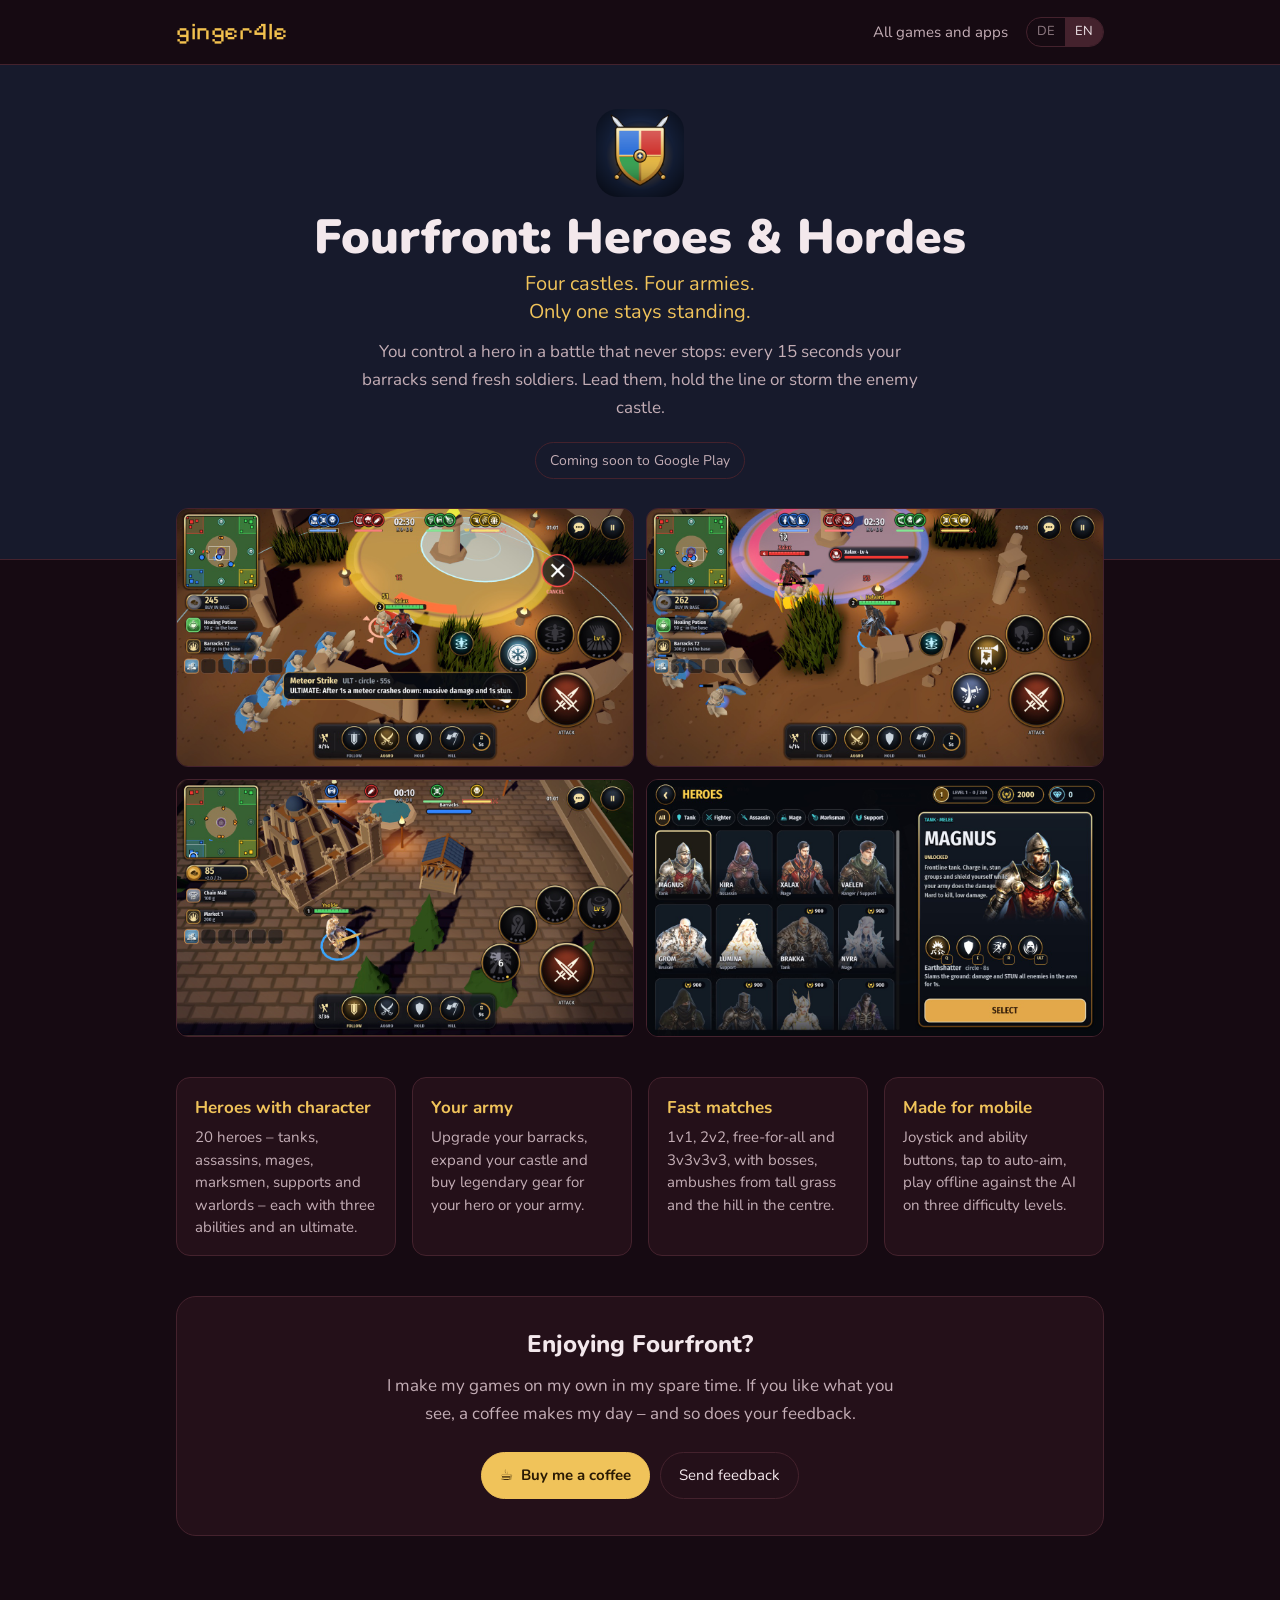
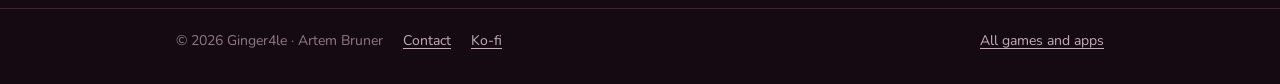
<file: fourfront/index.html>
<!doctype html>
<html lang="de">
<head>
<meta charset="utf-8">
<meta name="viewport" content="width=device-width, initial-scale=1">
<title>Fourfront: Heroes &amp; Hordes</title>
<meta name="description" content="Führe deinen Helden und deine Armee in schnelle Schlachten um vier Burgen.">
<meta name="theme-color" content="#171a2c">
<meta property="og:title" content="Fourfront: Heroes &amp; Hordes">
<meta property="og:description" content="Lead your hero and a growing army in fast battles for four castles.">
<meta property="og:image" content="https://ginger4le.github.io/fourfront/img/01_ultimate.jpg">
<link rel="icon" href="img/icon.png">
<link rel="stylesheet" href="../style.css">
<script src="../assets/lang.js"></script>
</head>
<body style="--accent:#f0c35a; --on-accent:#2a1a04; --hero:#171a2c;">
<header class="top"><div class="wrap">
  <a class="logo" href="../">ginger4le</a>
  <nav class="nav">
    <a href="../#spiele" class="hide-sm"><span class="de">Alle Spiele und Apps</span><span class="en">All games and apps</span></a>
    <span class="lang"><button data-set="de" aria-label="Deutsch">DE</button><button data-set="en" aria-label="English">EN</button></span>
  </nav>
</div></header>

<section class="phero"><div class="wrap">
  <img class="appicon" src="img/icon.png" alt="" width="88" height="88">
  <h1>Fourfront: Heroes &amp; Hordes</h1>
  <p class="tagline"><span class="de">Vier Burgen. Vier Armeen.<br>Nur eine bleibt stehen.</span><span class="en">Four castles. Four armies.<br>Only one stays standing.</span></p>
  <p class="intro"><span class="de">Du steuerst einen Helden mitten in einer Schlacht, die nie stillsteht: Alle 15 Sekunden schickt deine Kaserne neue Soldaten. Führe sie an, halte die Stellung oder stürme die gegnerische Burg.</span><span class="en">You control a hero in a battle that never stops: every 15 seconds your barracks send fresh soldiers. Lead them, hold the line or storm the enemy castle.</span></p>
  <span class="status"><span class="de">Bald bei Google Play</span><span class="en">Coming soon to Google Play</span></span>
</div></section>

<main class="wrap">
  <div class="wshots">
    <img src="img/01_ultimate.jpg" alt="Ein Held setzt seine Ultimate ein" width="1280" height="720" loading="lazy">
    <img src="img/02_battle.jpg" alt="Schlacht um die Burgen" width="1280" height="720" loading="lazy">
    <img src="img/04_base.jpg" alt="Burg ausbauen" width="1280" height="720" loading="lazy">
    <img src="img/05_heroes.jpg" alt="Heldenauswahl" width="1280" height="720" loading="lazy">
  </div>

  <div class="features">
    <div><h3><span class="de">Helden mit Charakter</span><span class="en">Heroes with character</span></h3><p><span class="de">20 Helden – Tanks, Assassinen, Magier, Schützen, Supports und Feldherren – mit je drei Fähigkeiten und einer Ultimate.</span><span class="en">20 heroes – tanks, assassins, mages, marksmen, supports and warlords – each with three abilities and an ultimate.</span></p></div>
    <div><h3><span class="de">Deine Armee</span><span class="en">Your army</span></h3><p><span class="de">Rüste die Kaserne auf, bau deine Burg aus und kaufe legendäre Ausrüstung für Held oder Armee.</span><span class="en">Upgrade your barracks, expand your castle and buy legendary gear for your hero or your army.</span></p></div>
    <div><h3><span class="de">Schnelle Matches</span><span class="en">Fast matches</span></h3><p><span class="de">1v1, 2v2, jeder gegen jeden und 3v3v3v3, mit Bossen, Hinterhalten im hohen Gras und dem Hügel in der Mitte.</span><span class="en">1v1, 2v2, free-for-all and 3v3v3v3, with bosses, ambushes from tall grass and the hill in the centre.</span></p></div>
    <div><h3><span class="de">Gemacht fürs Handy</span><span class="en">Made for mobile</span></h3><p><span class="de">Joystick und Fähigkeiten-Knöpfe, Auto-Zielen per Antippen, offline spielbar gegen KI in drei Stärken.</span><span class="en">Joystick and ability buttons, tap to auto-aim, play offline against the AI on three difficulty levels.</span></p></div>
  </div>

  <section class="support">
    <h2><span class="de">Gefällt dir Fourfront?</span><span class="en">Enjoying Fourfront?</span></h2>
    <p><span class="de">Ich entwickle meine Spiele allein in meiner Freizeit. Wenn du magst, was du siehst, freue ich mich über einen Kaffee – oder über dein Feedback.</span><span class="en">I make my games on my own in my spare time. If you like what you see, a coffee makes my day – and so does your feedback.</span></p>
    <div class="actions" style="justify-content:center">
      <a class="btn accent" href="https://ko-fi.com/artembruner" rel="noopener">☕ <span class="de">Spendier mir einen Kaffee</span><span class="en">Buy me a coffee</span></a>
      <a class="btn" href="mailto:ginger4le.dev+fourfront@gmail.com?subject=Fourfront"><span class="de">Feedback schreiben</span><span class="en">Send feedback</span></a>
    </div>
  </section>
</main>

<footer class="foot"><div class="wrap">
  <span>© 2026 Ginger4le · Artem Bruner</span>
  <a href="mailto:ginger4le.dev+fourfront@gmail.com"><span class="de">Kontakt</span><span class="en">Contact</span></a>
  <a href="https://ko-fi.com/artembruner" rel="noopener">Ko-fi</a>
  <a class="sp" href="../"><span class="de">Alle Spiele und Apps</span><span class="en">All games and apps</span></a>
</div></footer>
</body>
</html>
</file>
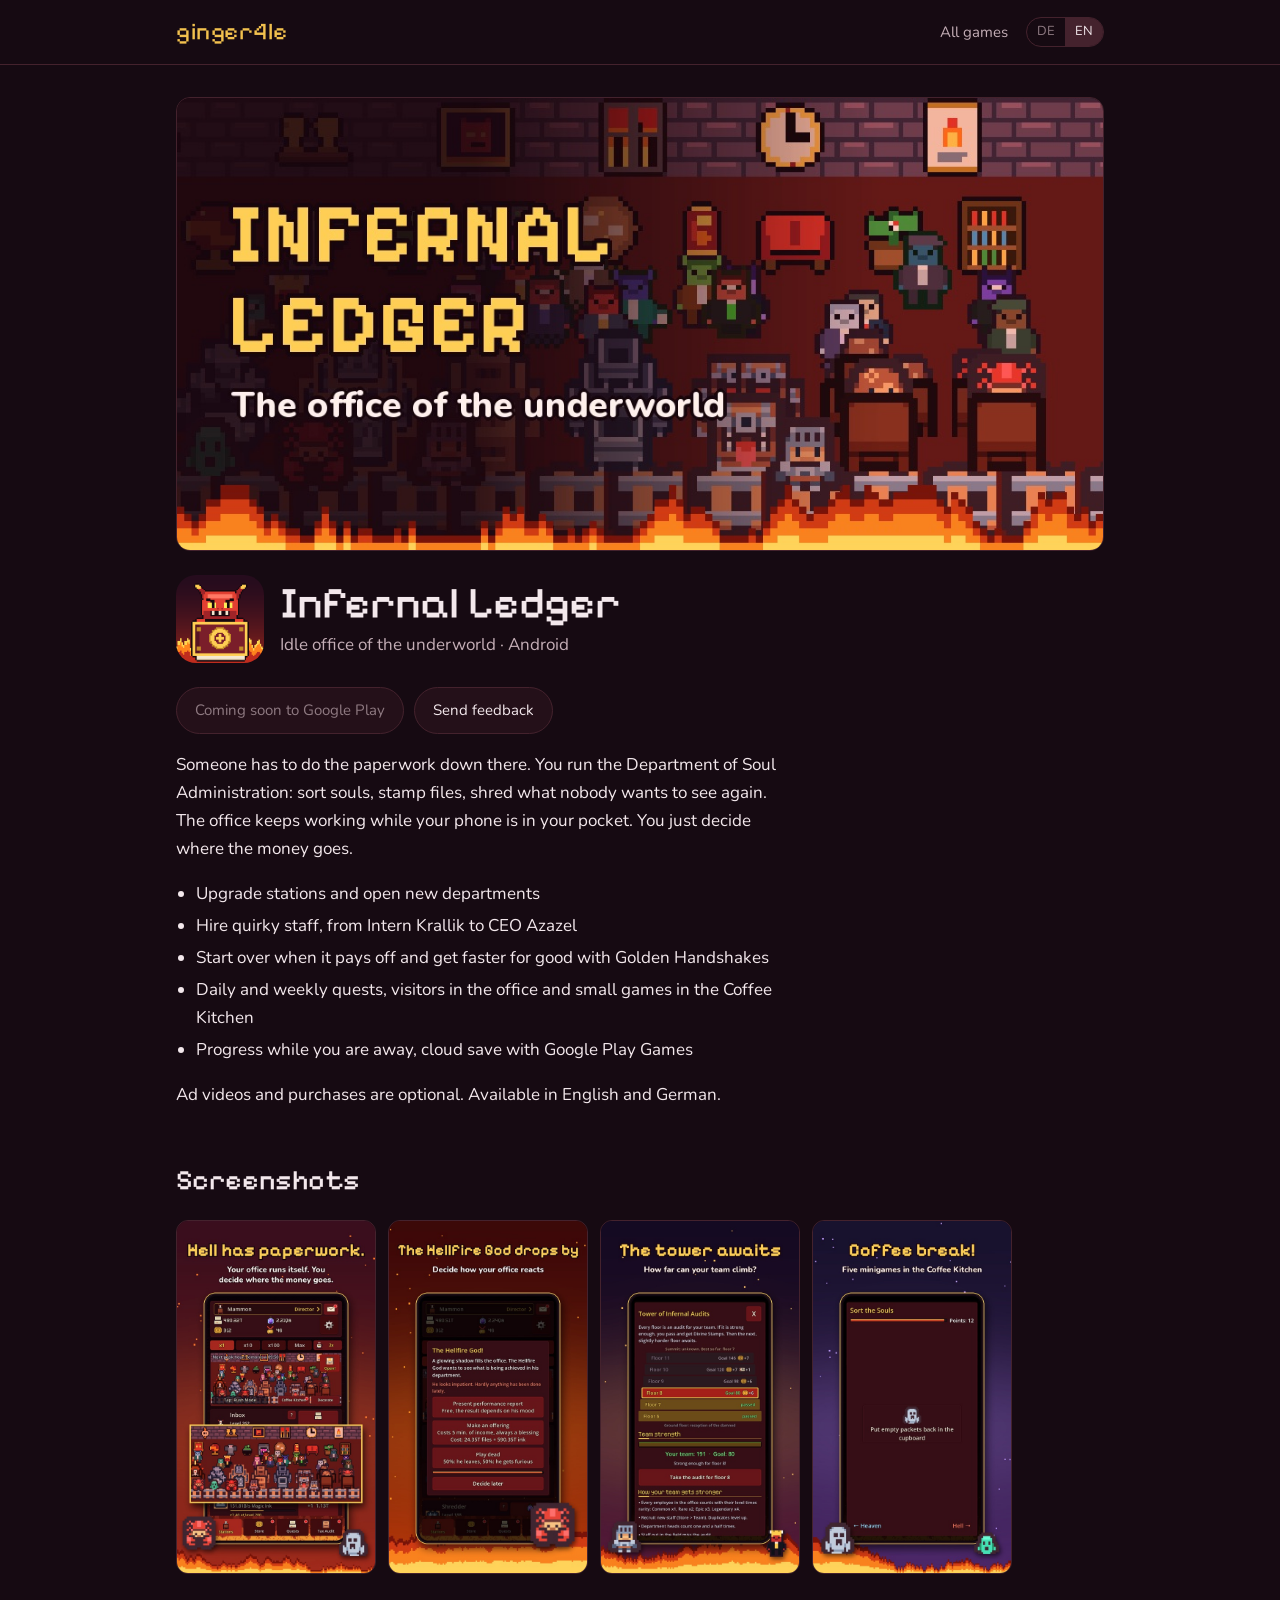
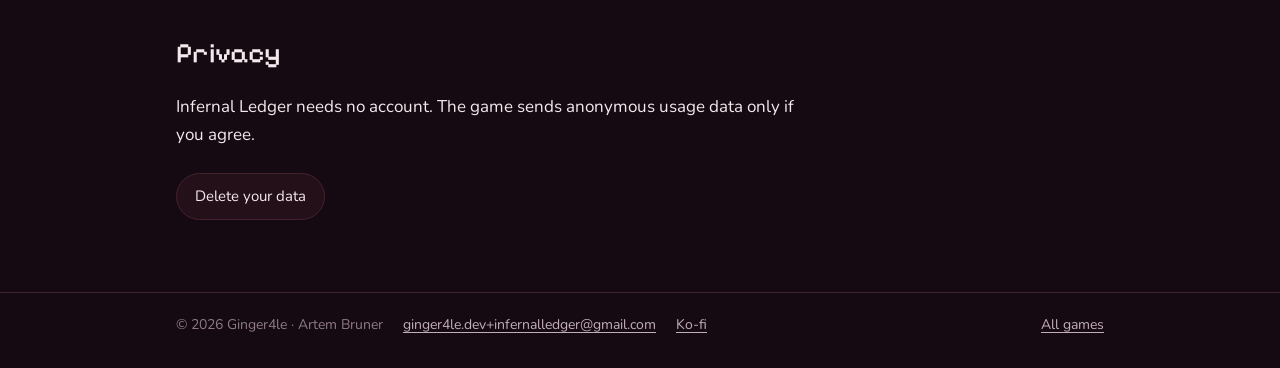
<file: infernal-ledger/index.html>
<!doctype html>
<html lang="de">
<head>
<meta charset="utf-8">
<meta name="viewport" content="width=device-width, initial-scale=1">
<title>Infernal Ledger: Idle Office</title>
<meta name="description" content="Idle-Spiel im Höllenbüro: Akten stempeln, Seelen sortieren, Dämonen einstellen.">
<meta name="theme-color" content="#160a12">
<meta property="og:title" content="Infernal Ledger: Idle Office">
<meta property="og:description" content="An idle game about Hell's paperwork: stamp files, sort souls, hire demons.">
<meta property="og:image" content="https://ginger4le.github.io/infernal-ledger/img/feature_en.jpg">
<link rel="icon" href="img/icon.png" type="image/png">
<link rel="stylesheet" href="../style.css">
<script src="../assets/lang.js"></script>
</head>
<body>
<header class="top"><div class="wrap">
  <a class="logo" href="../">ginger4le</a>
  <nav class="nav">
    <a href="../#spiele" class="hide-sm"><span class="de">Alle Spiele</span><span class="en">All games</span></a>
    <span class="lang"><button data-set="de" aria-label="Deutsch">DE</button><button data-set="en" aria-label="English">EN</button></span>
  </nav>
</div></header>

<main class="wrap">
  <div class="feature">
    <img class="de" src="img/feature_de.jpg" alt="Infernal Ledger: Idle Office" width="1024" height="500">
    <img class="en" src="img/feature_en.jpg" alt="Infernal Ledger: Idle Office" width="1024" height="500">
  </div>

  <div class="title-row">
    <img src="img/icon.png" alt="" width="88" height="88">
    <div>
      <h1>Infernal Ledger</h1>
      <p><span class="de">Idle-Büro der Unterwelt · Android</span><span class="en">Idle office of the underworld · Android</span></p>
    </div>
  </div>

  <div class="actions">
    <span class="btn off"><span class="de">Bald bei Google Play</span><span class="en">Coming soon to Google Play</span></span>
    <a class="btn" href="mailto:ginger4le.dev+infernalledger@gmail.com?subject=Infernal%20Ledger"><span class="de">Feedback schreiben</span><span class="en">Send feedback</span></a>
  </div>

  <div class="prose">
    <div class="de">
      <p>Irgendwer muss in der Hölle ja den Papierkram machen. Du leitest die Abteilung für Seelenverwaltung: Seelen sortieren, Akten stempeln, Altlasten schreddern. Das Büro arbeitet von allein weiter, auch wenn das Handy in der Tasche steckt. Du entscheidest nur, wo das Geld hingeht.</p>
      <ul>
        <li>Stationen aufwerten und neue Abteilungen eröffnen</li>
        <li>Skurrile Mitarbeiter anwerben, vom Praktikanten Krallik bis zu Geschäftsführer Azazel</li>
        <li>Neu anfangen, wenn es sich lohnt, und mit Goldenen Handshakes dauerhaft schneller werden</li>
        <li>Tägliche und wöchentliche Aufträge, Besucher im Büro und kleine Spiele in der Kaffeeküche</li>
        <li>Fortschritt auch offline, Spielstand in der Cloud über Google Play Spiele</li>
      </ul>
      <p>Werbevideos und Käufe sind freiwillig. Auf Deutsch und Englisch.</p>
    </div>
    <div class="en">
      <p>Someone has to do the paperwork down there. You run the Department of Soul Administration: sort souls, stamp files, shred what nobody wants to see again. The office keeps working while your phone is in your pocket. You just decide where the money goes.</p>
      <ul>
        <li>Upgrade stations and open new departments</li>
        <li>Hire quirky staff, from Intern Krallik to CEO Azazel</li>
        <li>Start over when it pays off and get faster for good with Golden Handshakes</li>
        <li>Daily and weekly quests, visitors in the office and small games in the Coffee Kitchen</li>
        <li>Progress while you are away, cloud save with Google Play Games</li>
      </ul>
      <p>Ad videos and purchases are optional. Available in English and German.</p>
    </div>
  </div>

  <h2><span class="de">Bilder</span><span class="en">Screenshots</span></h2>
  <div class="shots de">
    <img src="img/01_stations_de.jpg" alt="Das Büro mit seinen Stationen" width="540" height="960" loading="lazy">
    <img src="img/03_event_de.jpg" alt="Ein Ereignis im Büro" width="540" height="960" loading="lazy">
    <img src="img/04_tower_de.jpg" alt="Der Höllenturm" width="540" height="960" loading="lazy">
    <img src="img/06_minigame_de.jpg" alt="Ein Minispiel in der Kaffeeküche" width="540" height="960" loading="lazy">
  </div>
  <div class="shots en">
    <img src="img/01_stations_en.jpg" alt="The office and its stations" width="540" height="960" loading="lazy">
    <img src="img/03_event_en.jpg" alt="An event in the office" width="540" height="960" loading="lazy">
    <img src="img/04_tower_en.jpg" alt="The Hell Tower" width="540" height="960" loading="lazy">
    <img src="img/06_minigame_en.jpg" alt="A minigame in the Coffee Kitchen" width="540" height="960" loading="lazy">
  </div>

  <h2><span class="de">Datenschutz</span><span class="en">Privacy</span></h2>
  <p class="prose"><span class="de">Infernal Ledger braucht kein Konto. Anonyme Nutzungsdaten sendet das Spiel nur mit deiner Zustimmung.</span><span class="en">Infernal Ledger needs no account. The game sends anonymous usage data only if you agree.</span></p>
  <div class="actions">
    <a class="btn" href="delete-data.html"><span class="de">Daten löschen</span><span class="en">Delete your data</span></a>
  </div>
</main>

<footer class="foot"><div class="wrap">
  <span>© 2026 Ginger4le · Artem Bruner</span>
  <a href="mailto:ginger4le.dev+infernalledger@gmail.com">ginger4le.dev+infernalledger@gmail.com</a>
  <a href="https://ko-fi.com/artembruner" rel="noopener">Ko-fi</a>
  <a class="sp" href="../"><span class="de">Alle Spiele</span><span class="en">All games</span></a>
</div></footer>
</body>
</html>
</file>
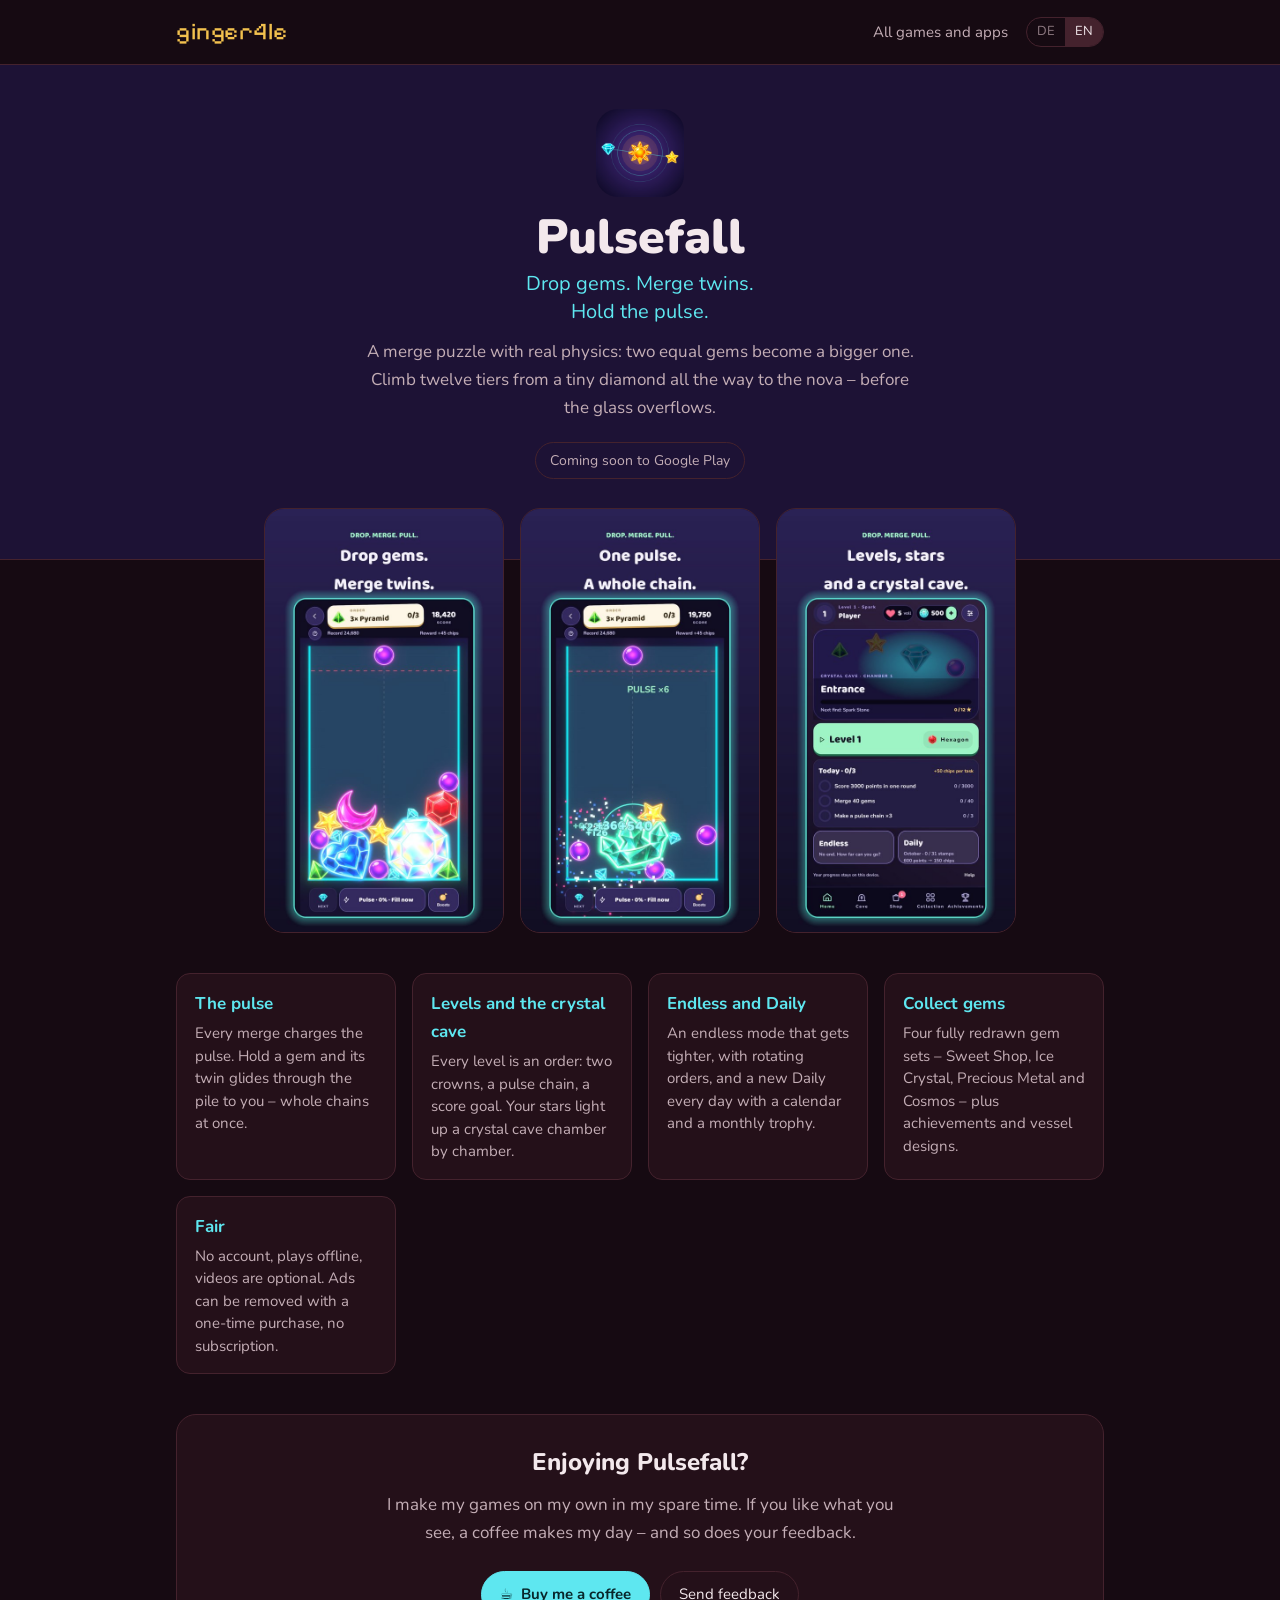
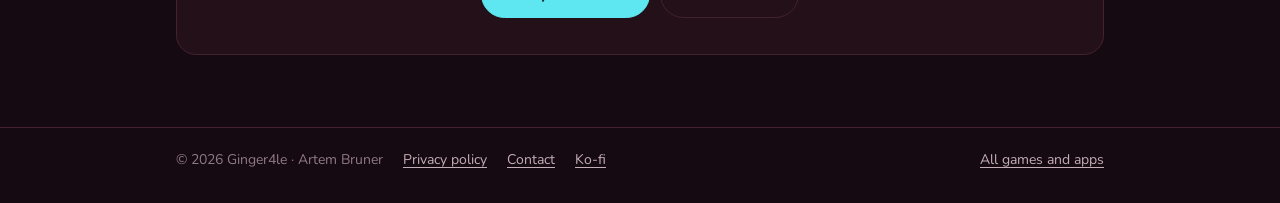
<file: pulsefall/index.html>
<!doctype html>
<html lang="de">
<head>
<meta charset="utf-8">
<meta name="viewport" content="width=device-width, initial-scale=1">
<title>Pulsefall: Gem Merge</title>
<meta name="description" content="Lass Gems fallen, verschmelze Zwillinge und zieh mit dem Puls ganze Ketten.">
<meta name="theme-color" content="#1d1235">
<meta property="og:title" content="Pulsefall: Gem Merge">
<meta property="og:description" content="Drop gems, merge twins and pull whole chains together with the pulse.">
<meta property="og:image" content="https://ginger4le.github.io/pulsefall/img/shot_1_en.jpg">
<link rel="icon" href="img/icon.png">
<link rel="stylesheet" href="../style.css">
<script src="../assets/lang.js"></script>
</head>
<body style="--accent:#5ee7f0; --on-accent:#08262a; --hero:#1d1235;">
<header class="top"><div class="wrap">
  <a class="logo" href="../">ginger4le</a>
  <nav class="nav">
    <a href="../#spiele" class="hide-sm"><span class="de">Alle Spiele und Apps</span><span class="en">All games and apps</span></a>
    <span class="lang"><button data-set="de" aria-label="Deutsch">DE</button><button data-set="en" aria-label="English">EN</button></span>
  </nav>
</div></header>

<section class="phero"><div class="wrap">
  <img class="appicon" src="img/icon.png" alt="" width="88" height="88">
  <h1>Pulsefall</h1>
  <p class="tagline"><span class="de">Lass Gems fallen. Verschmelze Zwillinge.<br>Halte den Puls.</span><span class="en">Drop gems. Merge twins.<br>Hold the pulse.</span></p>
  <p class="intro"><span class="de">Ein Merge-Puzzle mit echter Physik: Zwei gleiche Gems werden zu einem größeren. Klettere über zwölf Stufen vom kleinen Diamanten bis zur Nova – bevor das Glas überläuft.</span><span class="en">A merge puzzle with real physics: two equal gems become a bigger one. Climb twelve tiers from a tiny diamond all the way to the nova – before the glass overflows.</span></p>
  <span class="status"><span class="de">Bald bei Google Play</span><span class="en">Coming soon to Google Play</span></span>
</div></section>

<main class="wrap">
  <div class="pshots de">
    <img src="img/shot_1_de.jpg" alt="Pulsefall Spielszene 1" width="540" height="960">
    <img src="img/shot_2_de.jpg" alt="Pulsefall Spielszene 2" width="540" height="960">
    <img src="img/shot_3_de.jpg" alt="Pulsefall Spielszene 3" width="540" height="960">
  </div>
  <div class="pshots en">
    <img src="img/shot_1_en.jpg" alt="Pulsefall gameplay 1" width="540" height="960">
    <img src="img/shot_2_en.jpg" alt="Pulsefall gameplay 2" width="540" height="960">
    <img src="img/shot_3_en.jpg" alt="Pulsefall gameplay 3" width="540" height="960">
  </div>

  <div class="features">
    <div><h3><span class="de">Der Puls</span><span class="en">The pulse</span></h3><p><span class="de">Jede Fusion lädt den Puls. Halte einen Gem fest, und sein Zwilling gleitet quer durch den Stapel zu dir – ganze Ketten auf einmal.</span><span class="en">Every merge charges the pulse. Hold a gem and its twin glides through the pile to you – whole chains at once.</span></p></div>
    <div><h3><span class="de">Level und Kristallhöhle</span><span class="en">Levels and the crystal cave</span></h3><p><span class="de">Jedes Level ist eine Bestellung: zwei Kronen, eine Puls-Kette, ein Punkteziel. Deine Sterne erleuchten Kammer für Kammer eine Kristallhöhle.</span><span class="en">Every level is an order: two crowns, a pulse chain, a score goal. Your stars light up a crystal cave chamber by chamber.</span></p></div>
    <div><h3><span class="de">Endlos und Daily</span><span class="en">Endless and Daily</span></h3><p><span class="de">Ein Endlos-Modus, der enger wird, mit wechselnden Bestellungen, und jeden Tag eine neue Daily mit Kalender und Monatstrophäe.</span><span class="en">An endless mode that gets tighter, with rotating orders, and a new Daily every day with a calendar and a monthly trophy.</span></p></div>
    <div><h3><span class="de">Gems sammeln</span><span class="en">Collect gems</span></h3><p><span class="de">Vier komplett neu gezeichnete Gem-Sets – Zuckerwerk, Eiskristall, Edelmetall und Kosmos – dazu Erfolge und Gefäß-Designs.</span><span class="en">Four fully redrawn gem sets – Sweet Shop, Ice Crystal, Precious Metal and Cosmos – plus achievements and vessel designs.</span></p></div>
    <div><h3><span class="de">Fair</span><span class="en">Fair</span></h3><p><span class="de">Kein Konto, spielbar offline, Videos freiwillig. Werbung lässt sich mit einem Einmalkauf entfernen, kein Abo.</span><span class="en">No account, plays offline, videos are optional. Ads can be removed with a one-time purchase, no subscription.</span></p></div>
  </div>

  <section class="support">
    <h2><span class="de">Gefällt dir Pulsefall?</span><span class="en">Enjoying Pulsefall?</span></h2>
    <p><span class="de">Ich entwickle meine Spiele allein in meiner Freizeit. Wenn du magst, was du siehst, freue ich mich über einen Kaffee – oder über dein Feedback.</span><span class="en">I make my games on my own in my spare time. If you like what you see, a coffee makes my day – and so does your feedback.</span></p>
    <div class="actions" style="justify-content:center">
      <a class="btn accent" href="https://ko-fi.com/artembruner" rel="noopener">☕ <span class="de">Spendier mir einen Kaffee</span><span class="en">Buy me a coffee</span></a>
      <a class="btn" href="mailto:ginger4le.dev+pulsefall@gmail.com?subject=Pulsefall"><span class="de">Feedback schreiben</span><span class="en">Send feedback</span></a>
    </div>
  </section>
</main>

<footer class="foot"><div class="wrap">
  <span>© 2026 Ginger4le · Artem Bruner</span>
  <a href="privacy.html"><span class="de">Datenschutz</span><span class="en">Privacy policy</span></a>
  <a href="mailto:ginger4le.dev+pulsefall@gmail.com"><span class="de">Kontakt</span><span class="en">Contact</span></a>
  <a href="https://ko-fi.com/artembruner" rel="noopener">Ko-fi</a>
  <a class="sp" href="../"><span class="de">Alle Spiele und Apps</span><span class="en">All games and apps</span></a>
</div></footer>
</body>
</html>
</file>
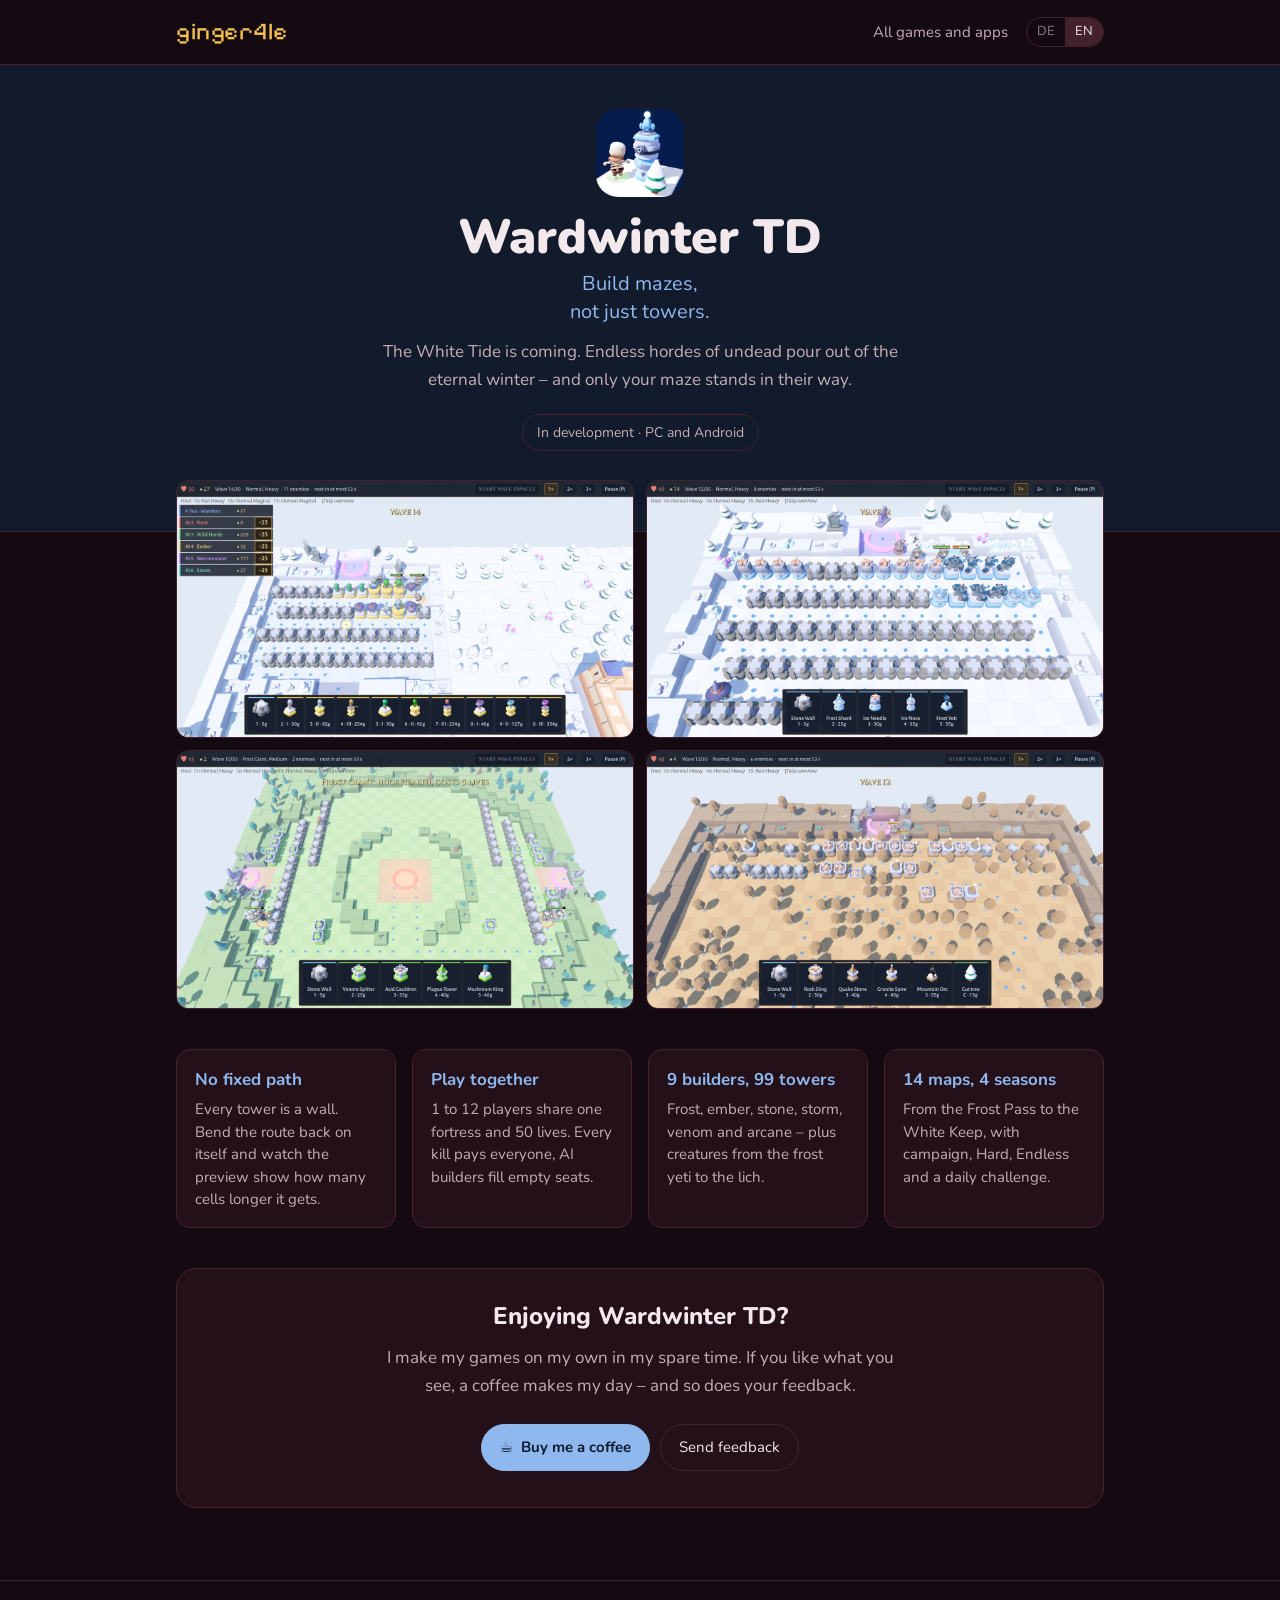
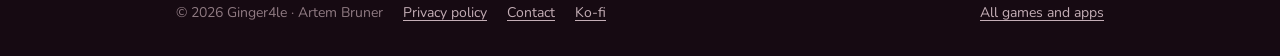
<file: wardwinter/index.html>
<!doctype html>
<html lang="de">
<head>
<meta charset="utf-8">
<meta name="viewport" content="width=device-width, initial-scale=1">
<title>Wardwinter TD – Baut Labyrinthe, nicht nur Türme</title>
<meta name="description" content="Kooperative Maze-Tower-Defense für 1 bis 12 Spieler: Baut Labyrinthe gegen die Weiße Flut.">
<meta name="theme-color" content="#121b2c">
<meta property="og:title" content="Wardwinter TD">
<meta property="og:description" content="Build mazes, not just towers. Co-op maze tower defense for 1 to 12 players.">
<meta property="og:image" content="https://ginger4le.github.io/wardwinter/img/01_white_keep_coop.jpg">
<link rel="icon" href="img/icon.png">
<link rel="stylesheet" href="../style.css">
<script src="../assets/lang.js"></script>
</head>
<body style="--accent:#8fb8ef; --on-accent:#0d1a30; --hero:#121b2c;">
<header class="top"><div class="wrap">
  <a class="logo" href="../">ginger4le</a>
  <nav class="nav">
    <a href="../#spiele" class="hide-sm"><span class="de">Alle Spiele und Apps</span><span class="en">All games and apps</span></a>
    <span class="lang"><button data-set="de" aria-label="Deutsch">DE</button><button data-set="en" aria-label="English">EN</button></span>
  </nav>
</div></header>

<section class="phero"><div class="wrap">
  <img class="appicon" src="img/icon.png" alt="" width="88" height="88">
  <h1>Wardwinter TD</h1>
  <p class="tagline"><span class="de">Baut Labyrinthe,<br>nicht nur Türme.</span><span class="en">Build mazes,<br>not just towers.</span></p>
  <p class="intro"><span class="de">Die Weiße Flut kommt. Endlose Horden von Untoten strömen aus dem ewigen Winter – und nur euer Labyrinth hält sie auf.</span><span class="en">The White Tide is coming. Endless hordes of undead pour out of the eternal winter – and only your maze stands in their way.</span></p>
  <span class="status"><span class="de">In Entwicklung · PC und Android</span><span class="en">In development · PC and Android</span></span>
</div></section>

<main class="wrap">
  <div class="wshots">
    <img src="img/01_white_keep_coop.jpg" alt="Sechs Baumeister verteidigen die Weiße Feste" width="1280" height="720" loading="lazy">
    <img src="img/02_frost_creatures.jpg" alt="Frost-Baumeister mit Yeti gegen eine Welle" width="1280" height="720" loading="lazy">
    <img src="img/04_spring_bowl.jpg" alt="Frühlingskarte Blütenkessel" width="1280" height="720" loading="lazy">
    <img src="img/05_autumn_forest.jpg" alt="Herbstkarte Nebelwald" width="1280" height="720" loading="lazy">
  </div>

  <div class="features">
    <div><h3><span class="de">Kein fester Weg</span><span class="en">No fixed path</span></h3><p><span class="de">Jeder Turm ist eine Mauer. Lenke den Weg in Serpentinen und sieh in der Vorschau, um wie viele Felder er länger wird.</span><span class="en">Every tower is a wall. Bend the route back on itself and watch the preview show how many cells longer it gets.</span></p></div>
    <div><h3><span class="de">Gemeinsam spielen</span><span class="en">Play together</span></h3><p><span class="de">1 bis 12 Spieler teilen sich eine Feste und 50 Leben. Jeder Kill bringt allen Gold, KI-Baumeister füllen freie Plätze.</span><span class="en">1 to 12 players share one fortress and 50 lives. Every kill pays everyone, AI builders fill empty seats.</span></p></div>
    <div><h3><span class="de">9 Baumeister, 99 Türme</span><span class="en">9 builders, 99 towers</span></h3><p><span class="de">Frost, Glut, Stein, Sturm, Gift und Arkan – dazu Kreaturen vom Frostyeti bis zum Lich.</span><span class="en">Frost, ember, stone, storm, venom and arcane – plus creatures from the frost yeti to the lich.</span></p></div>
    <div><h3><span class="de">14 Karten, 4 Jahreszeiten</span><span class="en">14 maps, 4 seasons</span></h3><p><span class="de">Vom Frostpass bis zur Weißen Feste, mit Kampagne, Hart, Endlos und täglicher Herausforderung.</span><span class="en">From the Frost Pass to the White Keep, with campaign, Hard, Endless and a daily challenge.</span></p></div>
  </div>

  <section class="support">
    <h2><span class="de">Gefällt dir Wardwinter TD?</span><span class="en">Enjoying Wardwinter TD?</span></h2>
    <p><span class="de">Ich entwickle meine Spiele allein in meiner Freizeit. Wenn du magst, was du siehst, freue ich mich über einen Kaffee – oder über dein Feedback.</span><span class="en">I make my games on my own in my spare time. If you like what you see, a coffee makes my day – and so does your feedback.</span></p>
    <div class="actions" style="justify-content:center">
      <a class="btn accent" href="https://ko-fi.com/artembruner" rel="noopener">☕ <span class="de">Spendier mir einen Kaffee</span><span class="en">Buy me a coffee</span></a>
      <a class="btn" href="mailto:ginger4le.dev+wardwinter@gmail.com?subject=Wardwinter%20TD"><span class="de">Feedback schreiben</span><span class="en">Send feedback</span></a>
    </div>
  </section>
</main>

<footer class="foot"><div class="wrap">
  <span>© 2026 Ginger4le · Artem Bruner</span>
  <a href="privacy.html"><span class="de">Datenschutz</span><span class="en">Privacy policy</span></a>
  <a href="mailto:ginger4le.dev+wardwinter@gmail.com"><span class="de">Kontakt</span><span class="en">Contact</span></a>
  <a href="https://ko-fi.com/artembruner" rel="noopener">Ko-fi</a>
  <a class="sp" href="../"><span class="de">Alle Spiele und Apps</span><span class="en">All games and apps</span></a>
</div></footer>
</body>
</html>
</file>
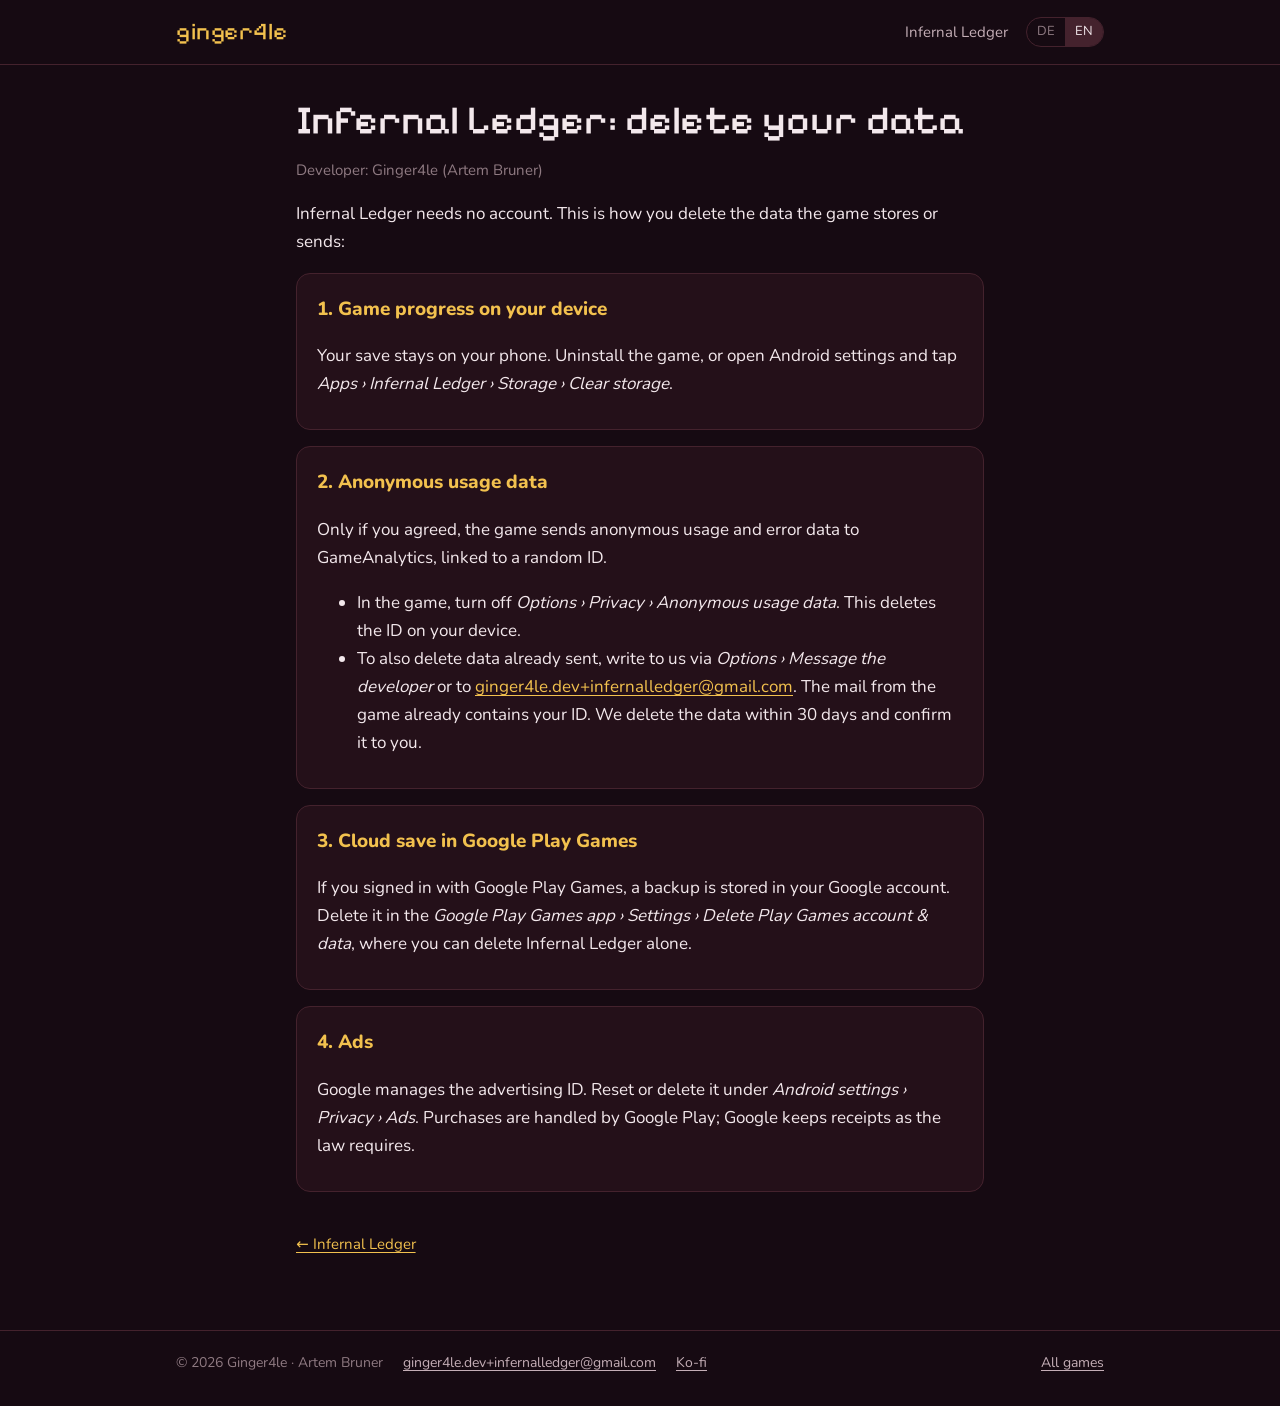
<file: infernal-ledger/delete-data.html>
<!doctype html>
<html lang="de">
<head>
<meta charset="utf-8">
<meta name="viewport" content="width=device-width, initial-scale=1">
<title>Infernal Ledger – Daten löschen</title>
<meta name="theme-color" content="#160a12">
<link rel="icon" href="img/icon.png" type="image/png">
<link rel="stylesheet" href="../style.css">
<script src="../assets/lang.js"></script>
</head>
<body>
<header class="top"><div class="wrap">
  <a class="logo" href="../">ginger4le</a>
  <nav class="nav">
    <a href="./" class="hide-sm">Infernal Ledger</a>
    <span class="lang"><button data-set="de" aria-label="Deutsch">DE</button><button data-set="en" aria-label="English">EN</button></span>
  </nav>
</div></header>

<main class="wrap doc">
<div class="de">
<h1>Infernal Ledger: Daten löschen</h1>
<p class="muted">Entwickler: Ginger4le (Artem Bruner)</p>
<p>Infernal Ledger braucht kein Konto. So löschst du die Daten, die das Spiel speichert oder sendet:</p>

<div class="card">
<h2>1. Spielstand auf dem Gerät</h2>
<p>Der Spielstand liegt nur auf deinem Handy. Deinstalliere das Spiel oder tippe in den Android-Einstellungen auf
<em>Apps › Infernal Ledger › Speicher › Speicherinhalt löschen</em>.</p>
</div>

<div class="card">
<h2>2. Anonyme Nutzungsdaten</h2>
<p>Nur wenn du zugestimmt hast, sendet das Spiel anonyme Nutzungs- und Fehlerdaten an GameAnalytics, verknüpft mit einer zufälligen ID.</p>
<ul>
  <li>Schalte im Spiel unter <em>Optionen › Datenschutz › Anonyme Nutzungsdaten</em> die Übertragung aus. Die ID auf deinem Gerät wird dabei gelöscht.</li>
  <li>Um auch die bereits gesendeten Daten zu löschen, schreib uns über <em>Optionen › Nachricht an den Entwickler</em>
  oder an <a href="mailto:ginger4le.dev+infernalledger@gmail.com?subject=Infernal%20Ledger%20-%20Daten%20l%C3%B6schen">ginger4le.dev+infernalledger@gmail.com</a>.
  Die Mail aus dem Spiel enthält deine ID schon. Wir löschen die Daten innerhalb von 30 Tagen und bestätigen es dir.</li>
</ul>
</div>

<div class="card">
<h2>3. Cloud-Spielstand bei Google Play Spiele</h2>
<p>Wenn du dich mit Google Play Spiele angemeldet hast, liegt eine Sicherung in deinem Google-Konto. Löschen kannst du sie in der
App <em>Google Play Spiele › Einstellungen › Play Spiele-Konto und Daten löschen</em>, dort einzeln für Infernal Ledger.</p>
</div>

<div class="card">
<h2>4. Werbung</h2>
<p>Die Werbe-ID verwaltet Google. Du kannst sie unter <em>Android-Einstellungen › Datenschutz › Werbung</em> zurücksetzen oder löschen.
Käufe werden von Google Play abgewickelt; Belege bewahrt Google nach den gesetzlichen Fristen auf.</p>
</div>
</div>

<div class="en">
<h1>Infernal Ledger: delete your data</h1>
<p class="muted">Developer: Ginger4le (Artem Bruner)</p>
<p>Infernal Ledger needs no account. This is how you delete the data the game stores or sends:</p>

<div class="card">
<h2>1. Game progress on your device</h2>
<p>Your save stays on your phone. Uninstall the game, or open Android settings and tap
<em>Apps › Infernal Ledger › Storage › Clear storage</em>.</p>
</div>

<div class="card">
<h2>2. Anonymous usage data</h2>
<p>Only if you agreed, the game sends anonymous usage and error data to GameAnalytics, linked to a random ID.</p>
<ul>
  <li>In the game, turn off <em>Options › Privacy › Anonymous usage data</em>. This deletes the ID on your device.</li>
  <li>To also delete data already sent, write to us via <em>Options › Message the developer</em>
  or to <a href="mailto:ginger4le.dev+infernalledger@gmail.com?subject=Infernal%20Ledger%20-%20Delete%20my%20data">ginger4le.dev+infernalledger@gmail.com</a>.
  The mail from the game already contains your ID. We delete the data within 30 days and confirm it to you.</li>
</ul>
</div>

<div class="card">
<h2>3. Cloud save in Google Play Games</h2>
<p>If you signed in with Google Play Games, a backup is stored in your Google account. Delete it in the
<em>Google Play Games app › Settings › Delete Play Games account &amp; data</em>, where you can delete Infernal Ledger alone.</p>
</div>

<div class="card">
<h2>4. Ads</h2>
<p>Google manages the advertising ID. Reset or delete it under <em>Android settings › Privacy › Ads</em>.
Purchases are handled by Google Play; Google keeps receipts as the law requires.</p>
</div>
</div>

<a class="back" href="./">← Infernal Ledger</a>
</main>

<footer class="foot"><div class="wrap">
  <span>© 2026 Ginger4le · Artem Bruner</span>
  <a href="mailto:ginger4le.dev+infernalledger@gmail.com">ginger4le.dev+infernalledger@gmail.com</a>
  <a href="https://ko-fi.com/artembruner" rel="noopener">Ko-fi</a>
  <a class="sp" href="../"><span class="de">Alle Spiele</span><span class="en">All games</span></a>
</div></footer>
</body>
</html>
</file>
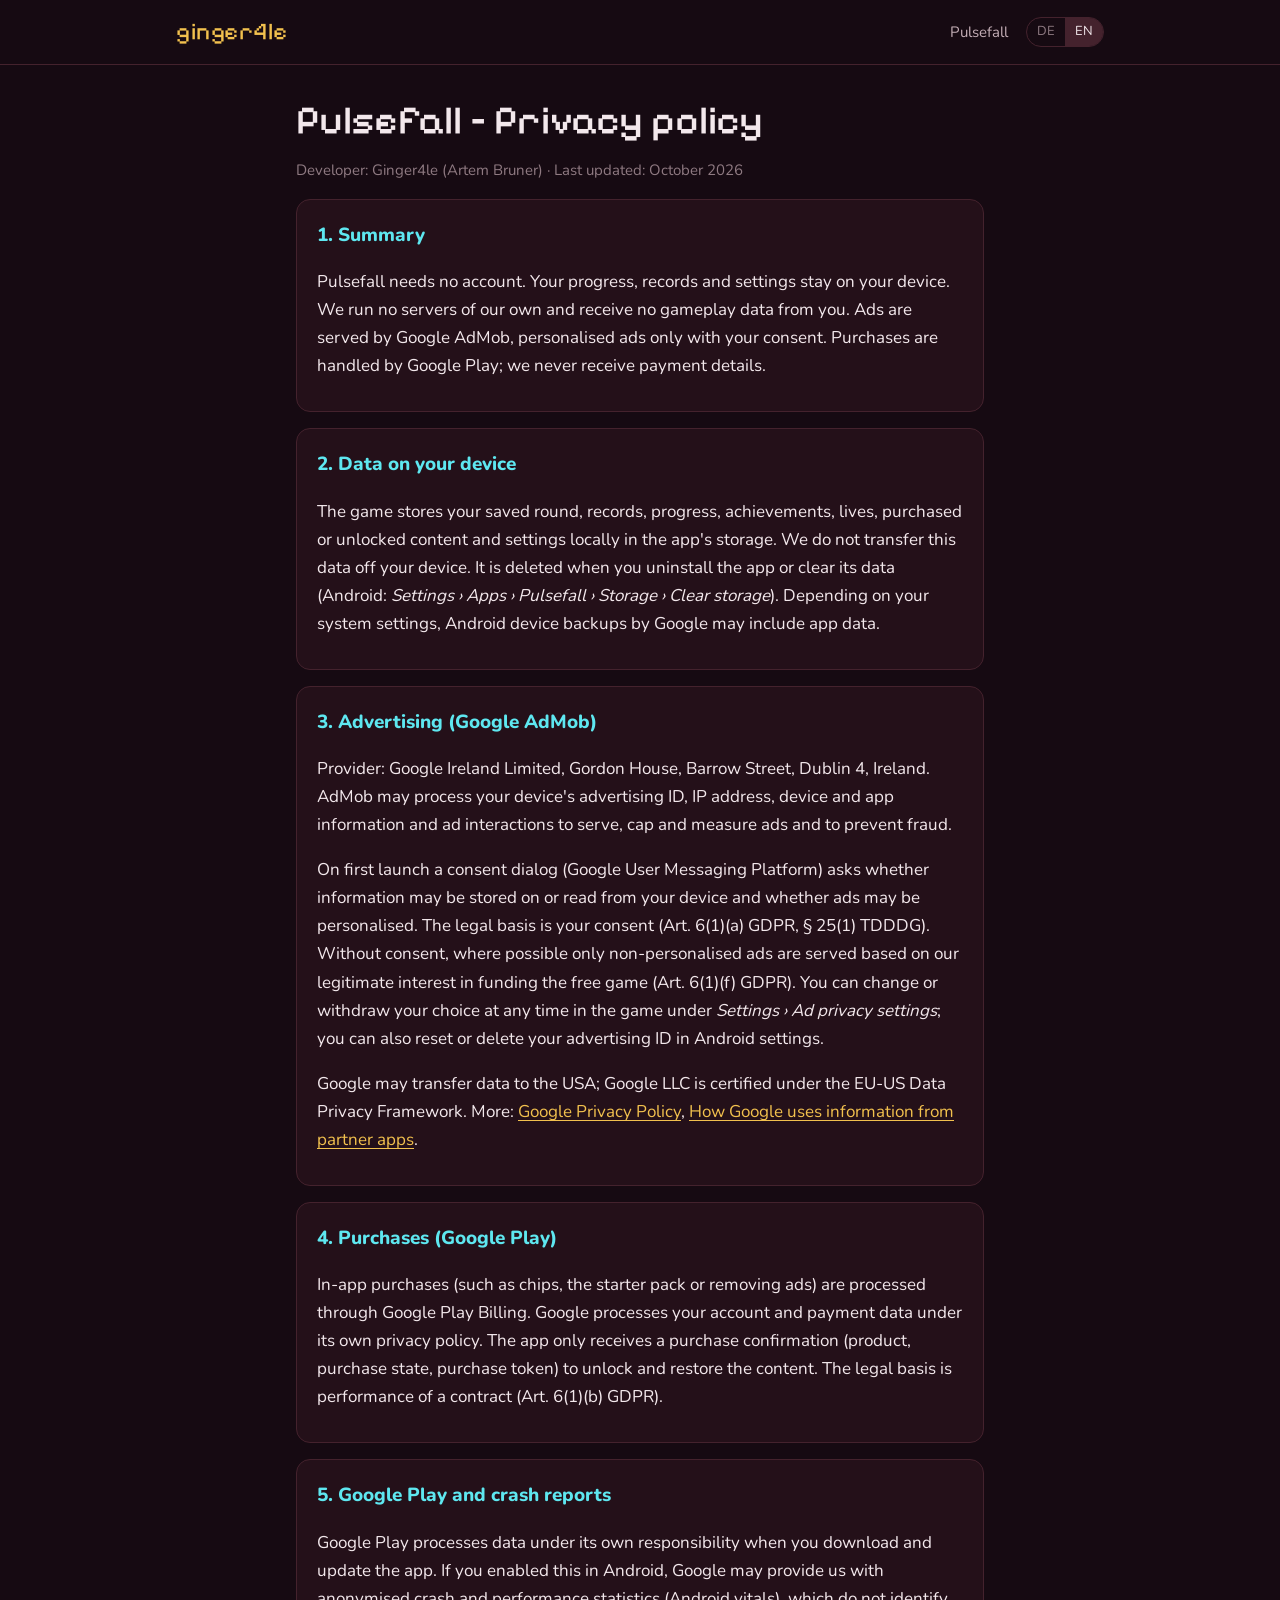
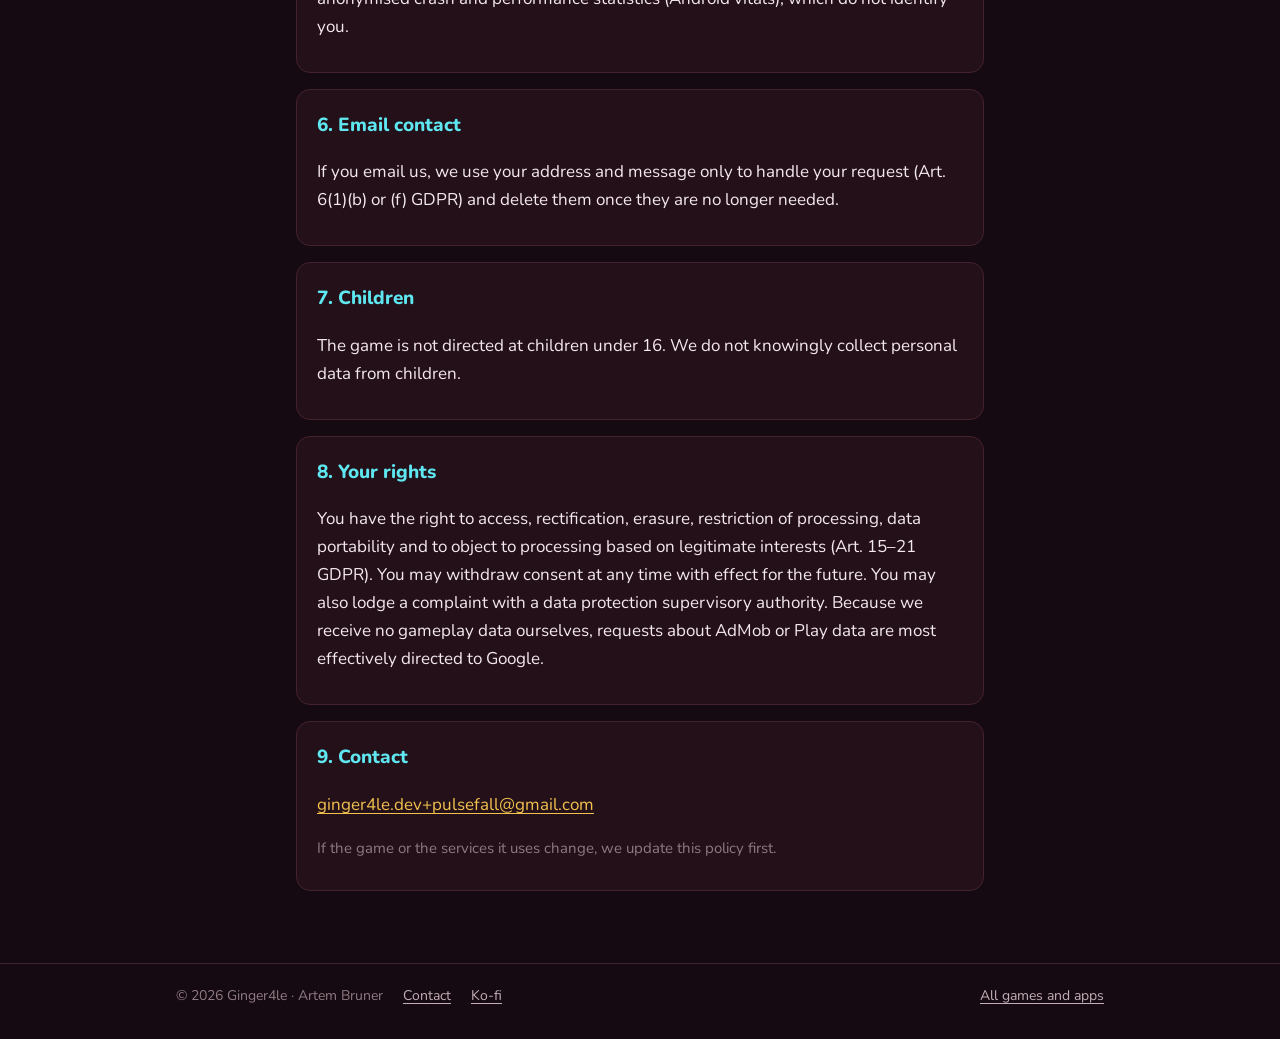
<file: pulsefall/privacy.html>
<!doctype html>
<html lang="de">
<head>
<meta charset="utf-8">
<meta name="viewport" content="width=device-width, initial-scale=1">
<title>Pulsefall – Datenschutz</title>
<meta name="theme-color" content="#1d1235">
<link rel="stylesheet" href="../style.css">
<script src="../assets/lang.js"></script>
</head>
<body style="--accent:#5ee7f0; --on-accent:#08262a;">
<header class="top"><div class="wrap">
  <a class="logo" href="../">ginger4le</a>
  <nav class="nav">
    <a href="./" class="hide-sm">Pulsefall</a>
    <span class="lang"><button data-set="de" aria-label="Deutsch">DE</button><button data-set="en" aria-label="English">EN</button></span>
  </nav>
</div></header>

<main class="wrap doc">
<div id="de" class="de">
<h1>Pulsefall – Datenschutzerklärung</h1>
<p class="muted">Entwickler: Ginger4le (Artem Bruner) · Stand: Oktober 2026</p>

<section>
<h2>1. Kurzfassung</h2>
<p>Pulsefall braucht kein Konto. Spielstand, Rekorde und Einstellungen bleiben auf deinem Gerät. Wir betreiben keine eigenen Server und erhalten keine Spieldaten von dir. Werbung liefert Google AdMob aus, personalisierte Werbung nur mit deiner Einwilligung. Käufe wickelt Google Play ab, Zahlungsdaten erhalten wir nicht.</p>
</section>

<section>
<h2>2. Daten auf deinem Gerät</h2>
<p>Das Spiel speichert Spielstand, Rekorde, Fortschritt, Erfolge, Leben, gekaufte oder freigeschaltete Inhalte und Einstellungen lokal im App-Speicher. Diese Daten verlassen dein Gerät nicht durch uns. Sie werden gelöscht, wenn du die App deinstallierst oder ihre Daten löschst (Android: <em>Einstellungen › Apps › Pulsefall › Speicher › Speicherinhalt löschen</em>). Eine Android-Gerätesicherung durch Google kann je nach deinen Systemeinstellungen App-Daten einschließen.</p>
</section>

<section>
<h2>3. Werbung (Google AdMob)</h2>
<p>Anbieter: Google Ireland Limited, Gordon House, Barrow Street, Dublin 4, Irland. AdMob kann insbesondere die Werbe-ID deines Geräts, die IP-Adresse, Geräte- und App-Informationen sowie Interaktionen mit Anzeigen verarbeiten, um Anzeigen auszuliefern, zu begrenzen, zu messen und Betrug zu verhindern.</p><p>Beim ersten Start fragt dich ein Einwilligungsdialog (Google User Messaging Platform), ob Informationen auf deinem Gerät gespeichert oder ausgelesen und Anzeigen personalisiert werden dürfen. Rechtsgrundlage ist deine Einwilligung (Art. 6 Abs. 1 lit. a DSGVO, § 25 Abs. 1 TDDDG). Ohne Einwilligung werden, soweit möglich, nur nicht personalisierte Anzeigen auf Grundlage unseres berechtigten Interesses an der Finanzierung des kostenlosen Spiels ausgeliefert (Art. 6 Abs. 1 lit. f DSGVO). Deine Auswahl kannst du jederzeit im Spiel unter <em>Einstellungen › Werbe-Datenschutzeinstellungen</em> ändern oder widerrufen; die Werbe-ID lässt sich in den Android-Einstellungen zurücksetzen oder löschen.</p><p>Google kann Daten auch in die USA übermitteln; Google LLC ist unter dem EU-US Data Privacy Framework zertifiziert. Mehr dazu: <a href="https://policies.google.com/privacy" rel="noopener">Google-Datenschutzerklärung</a>, <a href="https://policies.google.com/technologies/partner-sites" rel="noopener">Wie Google Daten von Partner-Apps verwendet</a>.</p>
</section>

<section>
<h2>4. Käufe (Google Play)</h2>
<p>In-App-Käufe (z. B. Chips, Starterpaket, Werbung entfernen) laufen über Google Play Billing. Google verarbeitet dafür deine Konto- und Zahlungsdaten nach der eigenen Datenschutzerklärung. Die App erhält nur eine Kaufbestätigung (Produkt, Kaufstatus, Kauf-Token), um den Inhalt freizuschalten und wiederherzustellen. Rechtsgrundlage ist die Vertragserfüllung (Art. 6 Abs. 1 lit. b DSGVO).</p>
</section>

<section>
<h2>5. Google Play und Absturzberichte</h2>
<p>Beim Download und bei Updates verarbeitet Google Play Daten in eigener Verantwortung. Hast du das in Android aktiviert, kann Google uns anonymisierte Absturz- und Leistungsstatistiken (Android Vitals) bereitstellen. Daraus können wir dich nicht identifizieren.</p>
</section>

<section>
<h2>6. Kontakt per E-Mail</h2>
<p>Schreibst du uns, verwenden wir deine E-Mail-Adresse und Nachricht nur zur Bearbeitung deiner Anfrage (Art. 6 Abs. 1 lit. b bzw. f DSGVO) und löschen sie, sobald sie nicht mehr nötig sind.</p>
</section>

<section>
<h2>7. Kinder</h2>
<p>Das Spiel richtet sich nicht an Kinder unter 16 Jahren. Wir erheben wissentlich keine personenbezogenen Daten von Kindern.</p>
</section>

<section>
<h2>8. Deine Rechte</h2>
<p>Du hast das Recht auf Auskunft, Berichtigung, Löschung, Einschränkung der Verarbeitung, Datenübertragbarkeit und Widerspruch gegen Verarbeitungen auf Grundlage berechtigter Interessen (Art. 15–21 DSGVO). Einwilligungen kannst du jederzeit mit Wirkung für die Zukunft widerrufen. Du kannst dich außerdem bei einer Datenschutz-Aufsichtsbehörde beschweren. Da wir selbst keine Spieldaten erhalten, richten sich Anfragen zu AdMob- oder Play-Daten am wirksamsten direkt an Google.</p>
</section>

<section>
<h2>9. Kontakt</h2>
<p><a href="mailto:ginger4le.dev+pulsefall@gmail.com">ginger4le.dev+pulsefall@gmail.com</a></p><p class="muted">Ändern sich das Spiel oder die eingesetzten Dienste, passen wir diese Erklärung vorher an.</p>
</section>
</div>

<div id="en" class="en">
<h1>Pulsefall – Privacy policy</h1>
<p class="muted">Developer: Ginger4le (Artem Bruner) · Last updated: October 2026</p>

<section>
<h2>1. Summary</h2>
<p>Pulsefall needs no account. Your progress, records and settings stay on your device. We run no servers of our own and receive no gameplay data from you. Ads are served by Google AdMob, personalised ads only with your consent. Purchases are handled by Google Play; we never receive payment details.</p>
</section>

<section>
<h2>2. Data on your device</h2>
<p>The game stores your saved round, records, progress, achievements, lives, purchased or unlocked content and settings locally in the app's storage. We do not transfer this data off your device. It is deleted when you uninstall the app or clear its data (Android: <em>Settings › Apps › Pulsefall › Storage › Clear storage</em>). Depending on your system settings, Android device backups by Google may include app data.</p>
</section>

<section>
<h2>3. Advertising (Google AdMob)</h2>
<p>Provider: Google Ireland Limited, Gordon House, Barrow Street, Dublin 4, Ireland. AdMob may process your device's advertising ID, IP address, device and app information and ad interactions to serve, cap and measure ads and to prevent fraud.</p><p>On first launch a consent dialog (Google User Messaging Platform) asks whether information may be stored on or read from your device and whether ads may be personalised. The legal basis is your consent (Art. 6(1)(a) GDPR, § 25(1) TDDDG). Without consent, where possible only non-personalised ads are served based on our legitimate interest in funding the free game (Art. 6(1)(f) GDPR). You can change or withdraw your choice at any time in the game under <em>Settings › Ad privacy settings</em>; you can also reset or delete your advertising ID in Android settings.</p><p>Google may transfer data to the USA; Google LLC is certified under the EU-US Data Privacy Framework. More: <a href="https://policies.google.com/privacy" rel="noopener">Google Privacy Policy</a>, <a href="https://policies.google.com/technologies/partner-sites" rel="noopener">How Google uses information from partner apps</a>.</p>
</section>

<section>
<h2>4. Purchases (Google Play)</h2>
<p>In-app purchases (such as chips, the starter pack or removing ads) are processed through Google Play Billing. Google processes your account and payment data under its own privacy policy. The app only receives a purchase confirmation (product, purchase state, purchase token) to unlock and restore the content. The legal basis is performance of a contract (Art. 6(1)(b) GDPR).</p>
</section>

<section>
<h2>5. Google Play and crash reports</h2>
<p>Google Play processes data under its own responsibility when you download and update the app. If you enabled this in Android, Google may provide us with anonymised crash and performance statistics (Android vitals), which do not identify you.</p>
</section>

<section>
<h2>6. Email contact</h2>
<p>If you email us, we use your address and message only to handle your request (Art. 6(1)(b) or (f) GDPR) and delete them once they are no longer needed.</p>
</section>

<section>
<h2>7. Children</h2>
<p>The game is not directed at children under 16. We do not knowingly collect personal data from children.</p>
</section>

<section>
<h2>8. Your rights</h2>
<p>You have the right to access, rectification, erasure, restriction of processing, data portability and to object to processing based on legitimate interests (Art. 15–21 GDPR). You may withdraw consent at any time with effect for the future. You may also lodge a complaint with a data protection supervisory authority. Because we receive no gameplay data ourselves, requests about AdMob or Play data are most effectively directed to Google.</p>
</section>

<section>
<h2>9. Contact</h2>
<p><a href="mailto:ginger4le.dev+pulsefall@gmail.com">ginger4le.dev+pulsefall@gmail.com</a></p><p class="muted">If the game or the services it uses change, we update this policy first.</p>
</section>
</div>
</main>

<footer class="foot"><div class="wrap">
  <span>© 2026 Ginger4le · Artem Bruner</span>
  <a href="mailto:ginger4le.dev+pulsefall@gmail.com"><span class="de">Kontakt</span><span class="en">Contact</span></a>
  <a href="https://ko-fi.com/artembruner" rel="noopener">Ko-fi</a>
  <a class="sp" href="../"><span class="de">Alle Spiele und Apps</span><span class="en">All games and apps</span></a>
</div></footer>

</body>
</html>
</file>
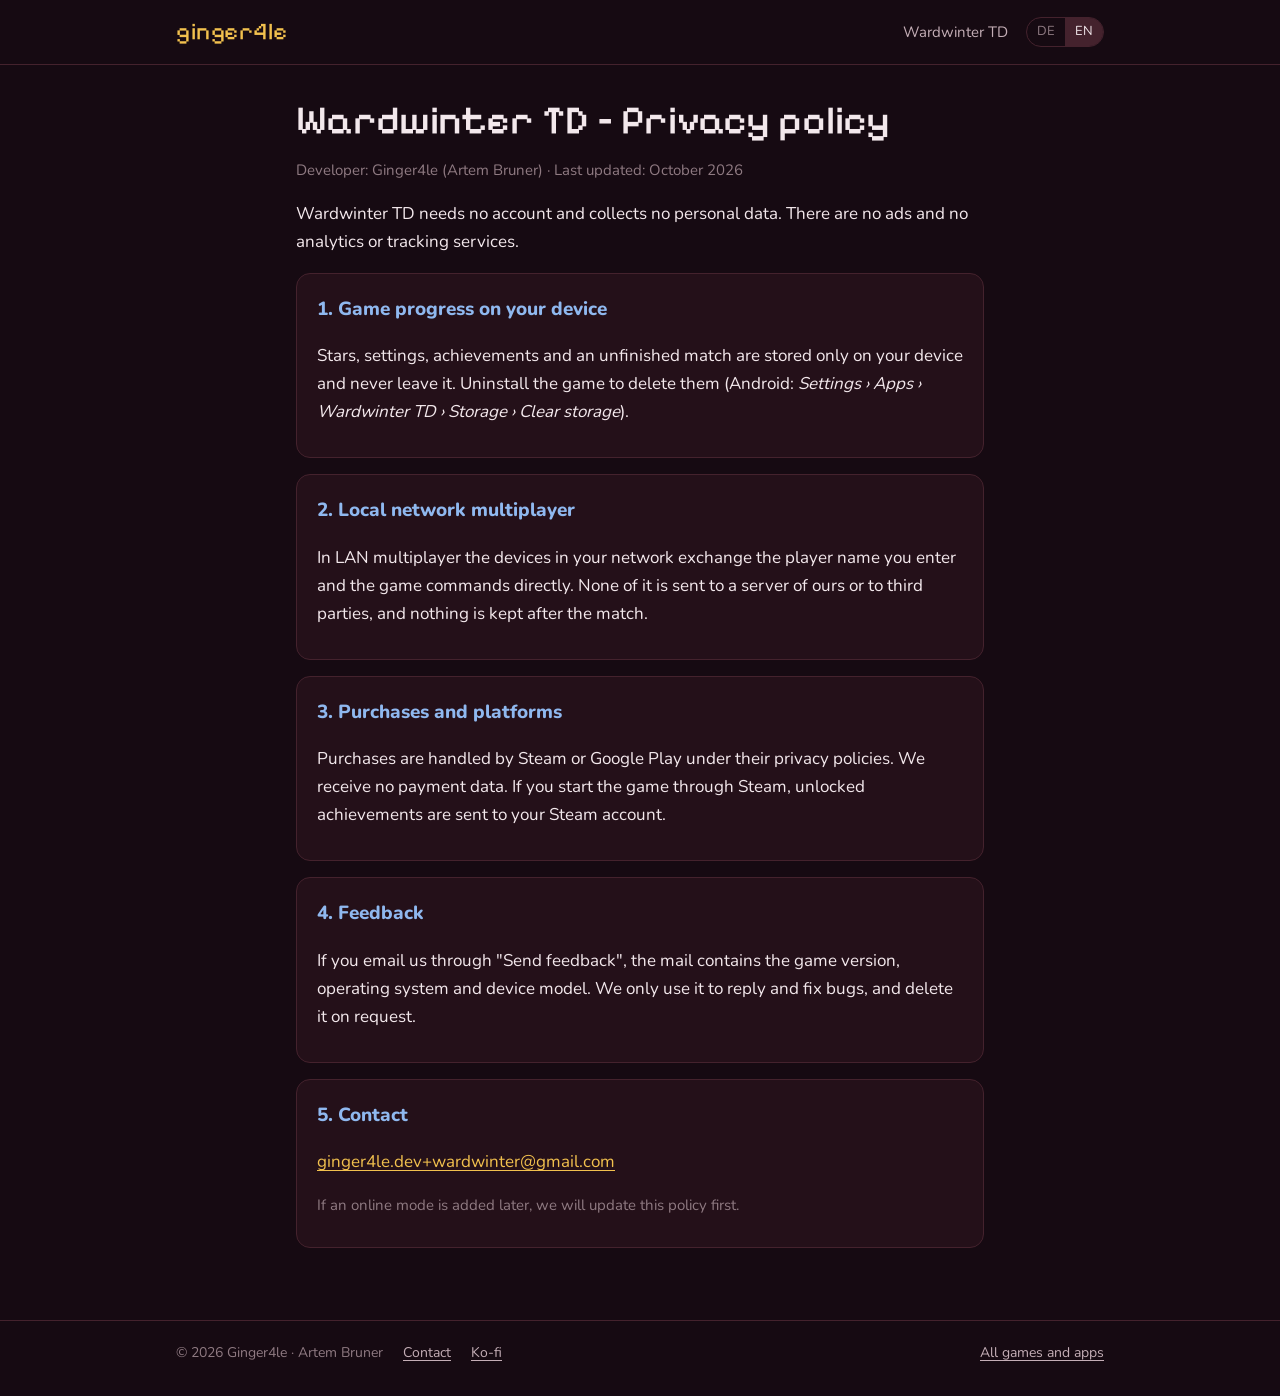
<file: wardwinter/privacy.html>
<!doctype html>
<html lang="de">
<head>
<meta charset="utf-8">
<meta name="viewport" content="width=device-width, initial-scale=1">
<title>Wardwinter TD – Datenschutz</title>
<meta name="theme-color" content="#160a12">
<link rel="stylesheet" href="../style.css">
<script src="../assets/lang.js"></script>
</head>
<body style="--accent:#8fb8ef; --on-accent:#0d1a30;">
<header class="top"><div class="wrap">
  <a class="logo" href="../">ginger4le</a>
  <nav class="nav">
    <a href="../#spiele" class="hide-sm">Wardwinter TD</a>
    <span class="lang"><button data-set="de" aria-label="Deutsch">DE</button><button data-set="en" aria-label="English">EN</button></span>
  </nav>
</div></header>

<main class="wrap doc">
<div id="de" class="de">
<h1>Wardwinter TD – Datenschutzerklärung</h1>
<p class="muted">Entwickler: Ginger4le (Artem Bruner) · Stand: Oktober 2026</p>
<p>Wardwinter TD braucht kein Konto und sammelt keine personenbezogenen Daten. Es gibt keine Werbung, keine Analyse- oder Tracking-Dienste.</p>

<section>
<h2>1. Spielstand auf dem Gerät</h2>
<p>Sterne, Einstellungen, Erfolge und ein angefangenes Match werden nur auf deinem Gerät gespeichert. Sie verlassen es nicht.
Löschen kannst du sie, indem du das Spiel deinstallierst (Android: <em>Einstellungen › Apps › Wardwinter TD › Speicher › Speicherinhalt löschen</em>).</p>
</section>

<section>
<h2>2. Mehrspieler im lokalen Netzwerk</h2>
<p>Im LAN-Mehrspieler tauschen die Geräte in deinem Netzwerk direkt den Spielernamen, den du eingibst, und die Spielbefehle aus.
Nichts davon geht an einen Server von uns oder an Dritte, und nach dem Match wird nichts gespeichert.</p>
</section>

<section>
<h2>3. Käufe und Plattformen</h2>
<p>Käufe wickeln Steam bzw. Google Play ab; dabei gelten deren Datenschutzbestimmungen. Wir erhalten keine Zahlungsdaten.
Wenn du das Spiel über Steam startest, werden freigeschaltete Erfolge an dein Steam-Konto übertragen.</p>
</section>

<section>
<h2>4. Feedback</h2>
<p>Schickst du uns über „Feedback senden“ eine E-Mail, enthält sie die Spielversion, das Betriebssystem und das Gerätemodell.
Wir nutzen die Mail nur, um dir zu antworten und Fehler zu beheben, und löschen sie auf Wunsch.</p>
</section>

<section>
<h2>5. Kontakt</h2>
<p><a href="mailto:ginger4le.dev+wardwinter@gmail.com">ginger4le.dev+wardwinter@gmail.com</a></p>
<p class="muted">Kommt später ein Online-Modus dazu, ergänzen wir diese Erklärung vorher.</p>
</section>
</div>

<div id="en" class="en">
<h1>Wardwinter TD – Privacy policy</h1>
<p class="muted">Developer: Ginger4le (Artem Bruner) · Last updated: October 2026</p>
<p>Wardwinter TD needs no account and collects no personal data. There are no ads and no analytics or tracking services.</p>

<section>
<h2>1. Game progress on your device</h2>
<p>Stars, settings, achievements and an unfinished match are stored only on your device and never leave it.
Uninstall the game to delete them (Android: <em>Settings › Apps › Wardwinter TD › Storage › Clear storage</em>).</p>
</section>

<section>
<h2>2. Local network multiplayer</h2>
<p>In LAN multiplayer the devices in your network exchange the player name you enter and the game commands directly.
None of it is sent to a server of ours or to third parties, and nothing is kept after the match.</p>
</section>

<section>
<h2>3. Purchases and platforms</h2>
<p>Purchases are handled by Steam or Google Play under their privacy policies. We receive no payment data.
If you start the game through Steam, unlocked achievements are sent to your Steam account.</p>
</section>

<section>
<h2>4. Feedback</h2>
<p>If you email us through "Send feedback", the mail contains the game version, operating system and device model.
We only use it to reply and fix bugs, and delete it on request.</p>
</section>

<section>
<h2>5. Contact</h2>
<p><a href="mailto:ginger4le.dev+wardwinter@gmail.com">ginger4le.dev+wardwinter@gmail.com</a></p>
<p class="muted">If an online mode is added later, we will update this policy first.</p>
</section>
</div>
</main>

<footer class="foot"><div class="wrap">
  <span>© 2026 Ginger4le · Artem Bruner</span>
  <a href="mailto:ginger4le.dev+wardwinter@gmail.com"><span class="de">Kontakt</span><span class="en">Contact</span></a>
  <a href="https://ko-fi.com/artembruner" rel="noopener">Ko-fi</a>
  <a class="sp" href="../"><span class="de">Alle Spiele und Apps</span><span class="en">All games and apps</span></a>
</div></footer>

</body>
</html>
</file>
<file: style.css>
@font-face { font-family: "Pixelify Sans"; src: url("assets/fonts/PixelifySans.ttf") format("truetype"); font-display: swap; }
@font-face { font-family: "Nunito"; src: url("assets/fonts/Nunito.ttf") format("truetype"); font-weight: 200 1000; font-display: swap; }

:root {
  --bg: #160a12;
  --card: #241019;
  --card-hover: #2e1520;
  --line: #44222d;
  --text: #f3e8ec;
  --muted: #c4aeb6;
  --faint: #8f7a82;
  --gold: #f2c14e;
  --ember: #d9482f;
  --accent: var(--gold);
  --on-accent: #2a1206;
  --hero: #241019;
  --radius: 14px;
  --pixel: "Pixelify Sans", "Courier New", monospace;
}

* { box-sizing: border-box; }
html { -webkit-text-size-adjust: 100%; }
body {
  margin: 0;
  background: var(--bg);
  color: var(--text);
  font: 17px/1.65 Nunito, system-ui, -apple-system, "Segoe UI", sans-serif;
}
img { max-width: 100%; height: auto; display: block; }
a { color: var(--gold); text-underline-offset: 3px; }
a:hover { color: #ffd77a; }

/* language switch: html[data-lang] shows .de or .en */
html[data-lang="de"] .en, html[data-lang="en"] .de { display: none !important; }
html:not([data-lang]) .en { display: none !important; }

.wrap { max-width: 960px; margin: 0 auto; padding: 0 16px; }

/* header */
.top { border-bottom: 1px solid var(--line); }
.top .wrap { display: flex; align-items: center; gap: 16px; min-height: 64px; }
.logo { font-family: var(--pixel); font-size: 24px; color: var(--gold); text-decoration: none; letter-spacing: 0.5px; }
.logo:hover { color: var(--gold); }
.nav { margin-left: auto; display: flex; align-items: center; gap: 18px; font-size: 15px; }
.nav a { color: var(--muted); text-decoration: none; }
.nav a:hover { color: var(--text); }
.lang { display: inline-flex; border: 1px solid var(--line); border-radius: 999px; overflow: hidden; }
.lang button {
  background: none; border: 0; color: var(--faint); font: inherit; font-size: 13px;
  padding: 3px 10px; cursor: pointer;
}
html[data-lang="de"] .lang [data-set="de"], html[data-lang="en"] .lang [data-set="en"],
html:not([data-lang]) .lang [data-set="de"] { background: var(--line); color: var(--text); }

/* hero */
.hero { padding: 72px 0 40px; }
.hero h1 {
  font-family: var(--pixel); font-weight: 500; font-size: clamp(36px, 7vw, 64px);
  line-height: 1.05; margin: 0 0 14px; max-width: 14ch;
}
.hero h1 .hl { color: var(--gold); }
.hero p { color: var(--muted); font-size: 19px; margin: 0; max-width: 46ch; }

h2 { font-family: var(--pixel); font-weight: 500; font-size: 28px; margin: 48px 0 16px; }
.section-lead { color: var(--muted); margin: -8px 0 20px; }

/* game cards */
.games { display: grid; grid-template-columns: repeat(auto-fill, minmax(280px, 1fr)); gap: 16px; }
.game {
  --accent: var(--ember);
  display: flex; gap: 16px; align-items: center;
  background: var(--card); border: 1px solid var(--line); border-radius: var(--radius);
  padding: 16px; text-decoration: none; color: var(--text);
  border-left: 4px solid var(--accent);
  transition: background .15s, transform .15s;
}
a.game:hover { background: var(--card-hover); transform: translateY(-2px); color: var(--text); }
.game img { width: 72px; height: 72px; border-radius: 16px; flex: none; image-rendering: pixelated; }
.game h3 { margin: 0 0 2px; font-size: 19px; }
.game p { margin: 0; color: var(--muted); font-size: 15px; line-height: 1.45; }
.badge {
  display: inline-block; margin-top: 8px; font-size: 12px; padding: 2px 9px; border-radius: 999px;
  background: rgba(242, 193, 78, .12); color: var(--gold); border: 1px solid rgba(242, 193, 78, .3);
}
.game.soon { --accent: var(--line); border-style: dashed; border-left-style: solid; }
.game.soon .dot { width: 72px; height: 72px; border-radius: 16px; flex: none; background: var(--line);
  display: grid; place-items: center; font-family: var(--pixel); font-size: 32px; color: var(--faint); }

/* game page */
.feature { border-radius: var(--radius); overflow: hidden; border: 1px solid var(--line); margin: 32px 0 24px; }
.title-row { display: flex; gap: 16px; align-items: center; }
.title-row img { width: 88px; height: 88px; border-radius: 20px; }
.title-row h1 { font-family: var(--pixel); font-weight: 500; font-size: clamp(30px, 5vw, 44px); line-height: 1.1; margin: 0; }
.title-row p { margin: 4px 0 0; color: var(--muted); }
.actions { display: flex; flex-wrap: wrap; gap: 10px; margin: 24px 0 8px; }
.btn {
  display: inline-flex; align-items: center; gap: 8px; padding: 10px 18px; border-radius: 999px;
  border: 1px solid var(--line); color: var(--text); text-decoration: none; font-size: 15px; background: var(--card);
}
.btn:hover { background: var(--card-hover); color: var(--text); }
.btn.primary { background: var(--gold); color: #2a1206; border-color: var(--gold); font-weight: 700; }
.btn.primary:hover { background: #ffd77a; color: #2a1206; }
.btn.accent { background: var(--accent); border-color: var(--accent); color: var(--on-accent); font-weight: 700; }
.btn.accent:hover { filter: brightness(1.08); color: var(--on-accent); }

/* product page (apps and games with their own accent color) */
.phero { text-align: center; padding: 44px 0 80px; background: var(--hero); border-bottom: 1px solid var(--line); }
.phero .appicon { width: 88px; height: 88px; border-radius: 22px; margin: 0 auto; }
.phero h1 { font-weight: 900; font-size: clamp(34px, 6vw, 48px); line-height: 1.1; margin: 14px 0 6px; }
.phero .tagline { color: var(--accent); font-size: 20px; line-height: 1.4; margin: 0 0 12px; }
.phero .intro { color: var(--muted); max-width: 560px; margin: 0 auto 20px; }
.pshots { display: flex; gap: 16px; justify-content: center; margin-top: -52px; position: relative; }
.pshots img { width: calc((100% - 32px) / 3); max-width: 240px; border-radius: clamp(10px, 2.5vw, 20px); border: 1px solid var(--line); }
.features { display: grid; grid-template-columns: repeat(auto-fit, minmax(210px, 1fr)); gap: 16px; margin-top: 40px; }
.features > div { background: var(--card); border: 1px solid var(--line); border-radius: var(--radius); padding: 16px 18px; }
.features h3 { margin: 0 0 4px; font-size: 17px; color: var(--accent); }
.features p { margin: 0; color: var(--muted); font-size: 15px; line-height: 1.5; }
.support { text-align: center; background: var(--card); border: 1px solid var(--line); border-radius: 20px; padding: 28px 20px; margin-top: 40px; }
.support h2 { font-family: inherit; font-weight: 800; font-size: 24px; margin: 0 0 8px; }
.support p { color: var(--muted); max-width: 520px; margin: 0 auto 16px; }
.support .more { font-size: 15px; margin: 16px auto 0; }
.btn.off { color: var(--faint); cursor: default; }
.prose { max-width: 62ch; }
.prose ul { padding-left: 20px; }
.prose li { margin: 4px 0; }
.shots { display: flex; gap: 12px; overflow-x: auto; padding-bottom: 8px; scroll-snap-type: x mandatory; }
.shots img { width: 200px; flex: none; border-radius: 12px; border: 1px solid var(--line); scroll-snap-align: start; }

/* text pages */
.doc { max-width: 720px; padding-top: 32px; }
.doc h1 { font-family: var(--pixel); font-weight: 500; font-size: clamp(28px, 5vw, 40px); line-height: 1.15; margin: 0 0 6px; }
.doc .muted { color: var(--faint); font-size: 15px; }
.card { background: var(--card); border: 1px solid var(--line); border-radius: var(--radius); padding: 4px 20px 14px; margin: 16px 0; }
.card h2, .doc section h2 { font-family: inherit; font-weight: 800; font-size: 19px; margin: 16px 0 6px; color: var(--accent); }
.doc section { background: var(--card); border: 1px solid var(--line); border-radius: var(--radius); padding: 4px 20px 14px; margin: 16px 0; }
.doc .summary { border-color: var(--accent); }
.doc code { font-size: 14px; background: var(--bg); padding: 1px 6px; border-radius: 6px; }
.back { display: inline-block; margin-top: 24px; font-size: 15px; }

/* footer */
.foot { border-top: 1px solid var(--line); margin-top: 72px; }
.foot .wrap { display: flex; flex-wrap: wrap; gap: 8px 20px; padding-top: 20px; padding-bottom: 32px; font-size: 14px; color: var(--faint); }
.foot a { color: var(--muted); }
.foot .sp { margin-left: auto; }

@media (max-width: 560px) {
  .nav .hide-sm { display: none; }
  .hero { padding: 48px 0 24px; }
  .foot .sp { margin-left: 0; width: 100%; }
}

/* plain text pages without the site header (e.g. wardwinter/privacy.html) */
body > main:not(.wrap) { max-width: 760px; margin: 0 auto; padding: 40px 16px 64px; }
main:not(.wrap) h1 { font-family: var(--pixel); font-weight: 500; font-size: clamp(28px, 5vw, 40px); line-height: 1.15; margin: 0 0 6px; color: var(--text); }
main:not(.wrap) h2 { font-family: inherit; font-weight: 800; font-size: 19px; margin: 16px 0 6px; color: var(--gold); }
main:not(.wrap) section { background: var(--card); border: 1px solid var(--line); border-radius: var(--radius); padding: 4px 20px 14px; margin: 16px 0; }
nav.lang { display: flex; gap: 16px; border: 0; margin: 8px 0 24px; }
.muted { color: var(--faint); font-size: 15px; }
.wshots { display: grid; grid-template-columns: repeat(2, minmax(0, 1fr)); gap: 12px; margin-top: -52px; position: relative; }
.wshots img { width: 100%; border-radius: 12px; border: 1px solid var(--line); }
.wshots.single { grid-template-columns: 1fr; max-width: 860px; margin-left: auto; margin-right: auto; }
.phero .status { display: inline-block; font-size: 14px; color: var(--muted); border: 1px solid var(--line); border-radius: 999px; padding: 6px 14px; }
@media (max-width: 560px) { .wshots { grid-template-columns: minmax(0, 1fr); } }
</file>
